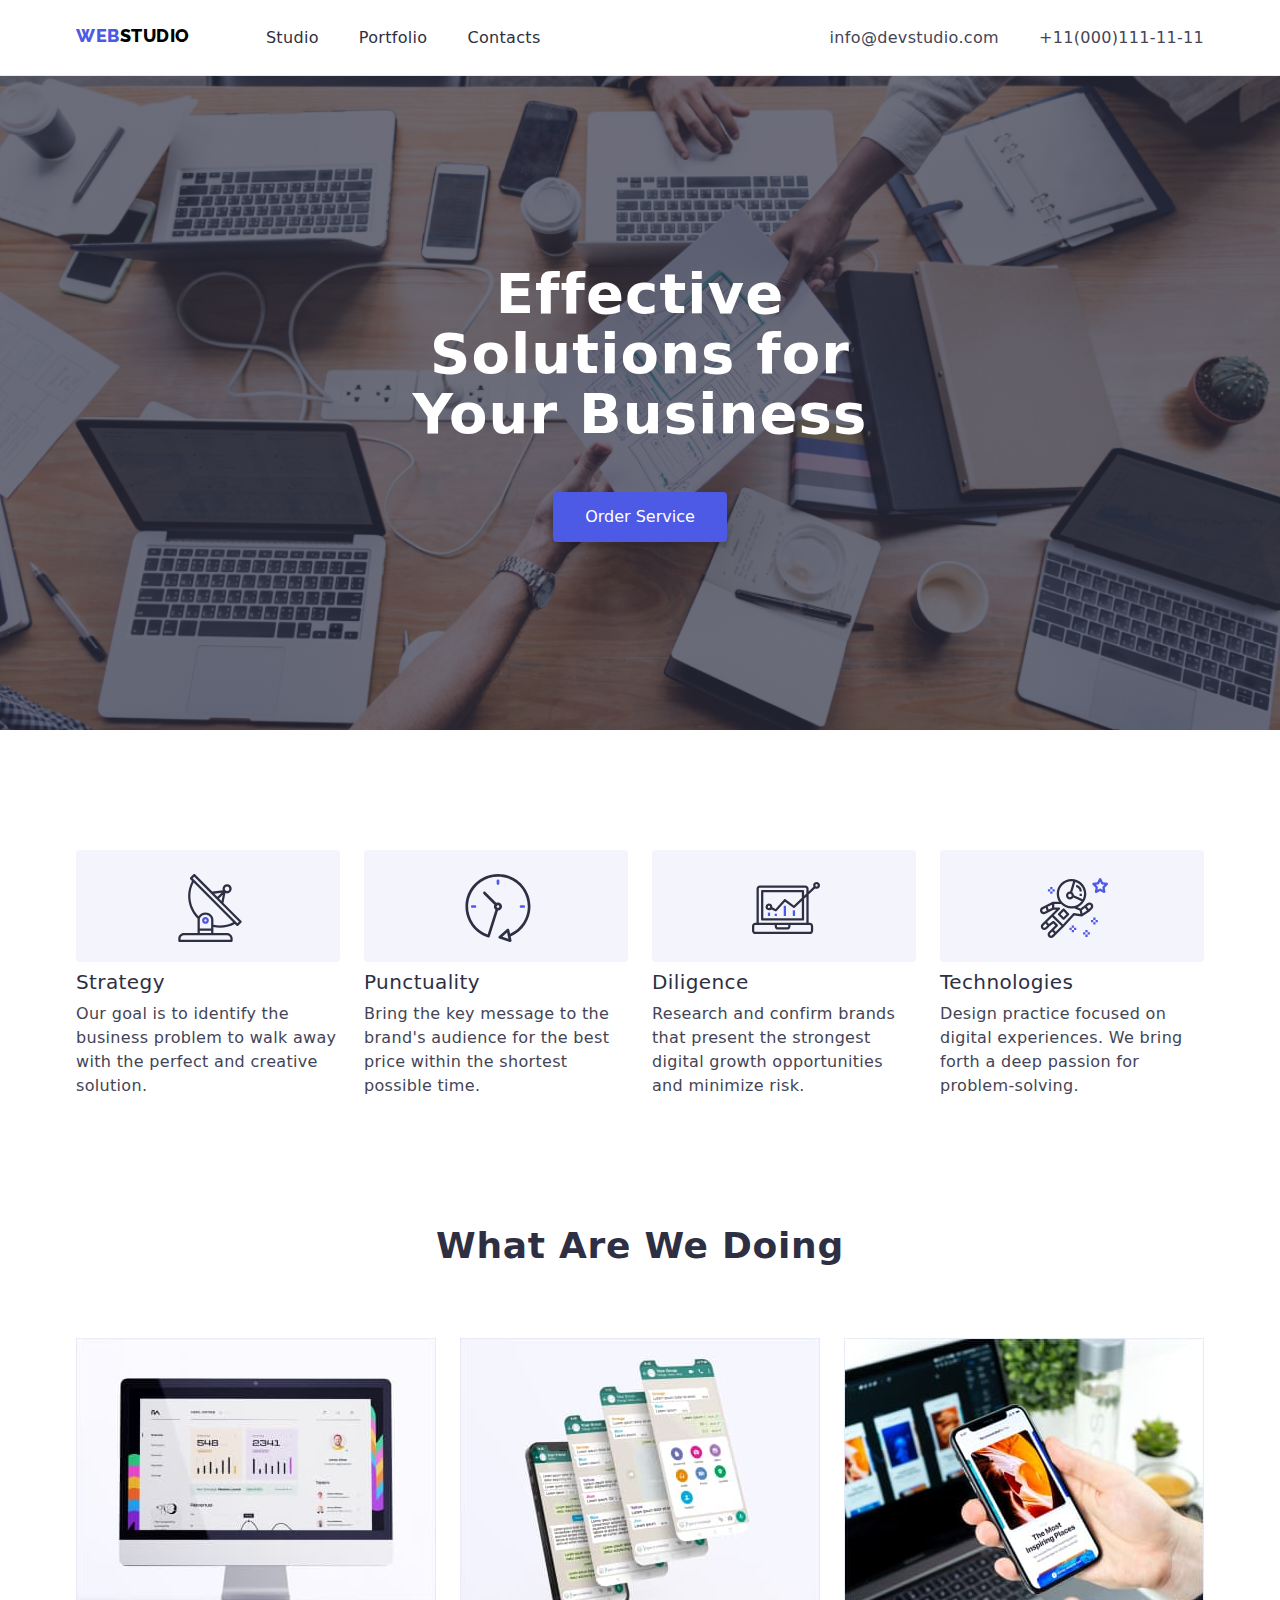
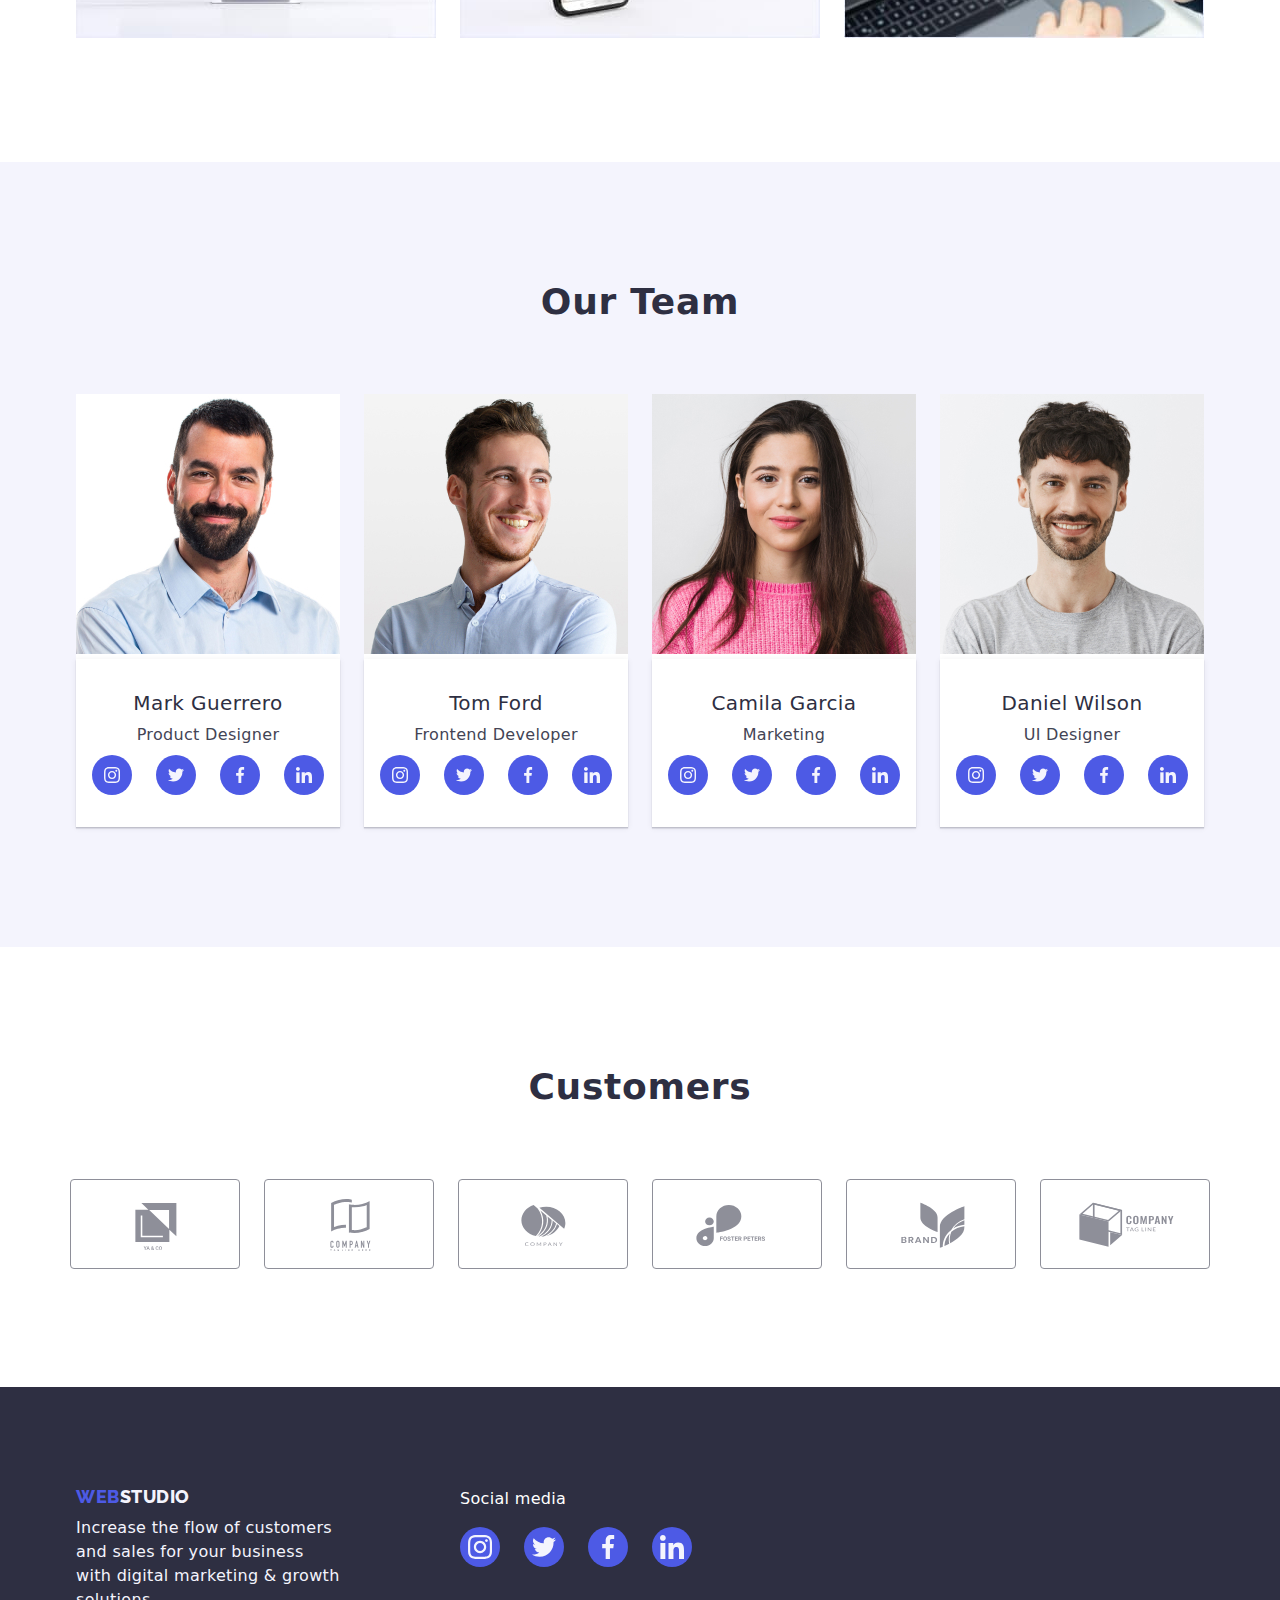
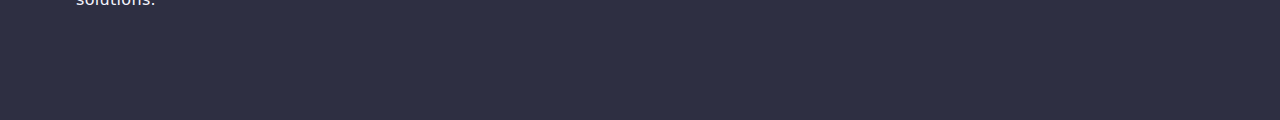
<file: index.html>
<!DOCTYPE html>
<html lang="en">

<head>
    <meta charset="UTF-8">
    <meta http-equiv="X-UA-Compatible" content="IE=edge">
    <meta name="viewport" content="width=device-width, initial-scale=1.0">
    <title>Homepage</title>
    <link rel="stylesheet" href="./css/style.css">
    <link rel="stylesheet"
          href="https://cdnjs.cloudflare.com/ajax/libs/modern-normalize/2.0.0/modern-normalize.min.css">
</head>

<body>
    <header class="header-border">
        <div class="container flex space-between margin-right-auto">
            <nav class="margin-right-auto display-flex">
                <a class="homepage-link" href="#"><span>Web</span>Studio</a>
                <ul class="flex gap-regular">
                    <li><a class="nav-link text-shadow transition-quick-all" href="./index.html">Studio</a></li>
                    <li><a class="nav-link text-shadow transition-quick-all" href="./portfolio.html">Portfolio</a></li>
                    <li><a class="nav-link text-shadow transition-quick-all" href="/#">Contacts</a></li>
                </ul>
            </nav>
            <ul class="flex gap-regular">
                <li><a class="contact-link transition-quick-all" href="mailto:info@devstudio.com">info@devstudio.com</a>
                </li>
                <li><a class="contact-link transition-quick-all" href="tel:+11(000)111-11-11">+11(000)111-11-11</a></li>
            </ul>
        </div>

    </header>
    <main>
        <section class="hero-section">
            <div class="container">
                <h1>Effective Solutions for Your Business</h1>
                <button type="button" class="transition-quick-all">Order Service</button>
            </div>
        </section>
        <section class="boasting p-t-120 p-b-120">
            <div class="container ">
                <ul class="flex column-gap-small">
                    <li>
                        <div class="icon-section1 background-icons">
                            <svg class="icons-size ">
                                <use href="./images/icons.svg#icon-antenna1"></use>
                            </svg>
                        </div>
                        <h3>Strategy</h3>
                        <p class="body-medium font-color-slate">Our goal is to identify the business problem to walk
                            away
                            with
                            the
                            perfect and creative solution.</p>
                    </li>
                    <li>
                        <div class="icon-section1 background-icons">
                            <svg class="icons-size">
                                <use href="./images/icons.svg#icon-clock1"></use>
                            </svg>
                        </div>
                        <h3>Punctuality</h3>
                        <p class="body-medium font-color-slate">Bring the key message to the brand's audience for the
                            best
                            price
                            within the shortest possible time.</p>
                    </li>
                    <li>
                        <div class="icon-section1 background-icons">
                            <svg class="icons-size svg-style">
                                <use href="./images/icons.svg#icon-diagram-1"></use>
                            </svg>
                        </div>
                        <h3>Diligence</h3>
                        <p class="body-medium font-color-slate">Research and confirm brands that present the strongest
                            digital
                            growth opportunities and minimize risk.</p>

                    </li>
                    <li>
                        <div class="icon-section1 background-icons">
                            <svg class="icons-size">
                                <use href="./images/icons.svg#icon-astronaut1"></use>
                            </svg>
                        </div>

                        <h3>Technologies</h3>
                        <p class="body-medium font-color-slate">Design practice focused on digital experiences. We bring
                            forth
                            a
                            deep passion for problem-solving.</p>
                    </li>
                </ul>
            </div>
        </section>
        <section class="what-we-are-doing p-b-120">
            <div class="container">
                <h2>What are we doing</h2>
                <ul class="flex column-gap-small ">
                    <li>
                        <figure>
                            <img src="images/photo1.jpg" width="360" height="300" alt="photo1">
                        </figure>
                    </li>
                    <li>
                        <figure>
                            <img src="images/photo2.jpg" width="360" height="300" alt="photo2">
                        </figure>
                    </li>
                    <li>
                        <figure>
                            <img src="images/photo3.jpg" width="360" height="300" alt="photo3">
                        </figure>
                    </li>
                </ul>
            </div>
        </section>
        <section class="our-team cloud-background p-t-120 p-b-120">
            <div class="container">
                <h2>Our Team</h2>
                <ul class="flex column-gap-small row-gap-small">
                    <li>
                        <figure>
                            <img src="images/personone.jpg" width="264" height="260" alt="personone">
                            <figcaption class="box-shadow">
                                <h3>Mark Guerrero</h3>
                                <p class="body-medium font-color-slate">Product Designer</p>
                                <ul class="display-flex justify-content-center column-gap-small">
                                    <li>
                                        <a href="#" class="social-media-svg person-hover">
                                            <svg class="social-media-person">
                                                <use href="./images/icons.svg#icon-instagram-2"></use>
                                            </svg>
                                        </a>
                                    </li>
                                    <li>
                                        <a href="#" class="social-media-svg person-hover">
                                            <svg class="social-media-person">
                                                <use href="./images/icons.svg#icon-twitter-1"></use>
                                            </svg>
                                        </a>
                                    </li>
                                    <li>

                                        <a href="#" class="social-media-svg person-hover">
                                            <svg class="social-media-person">
                                                <use href="./images/icons.svg#icon-Ellipse"></use>
                                            </svg>
                                        </a>
                                    </li>
                                    <li class="column-gap-small">
                                        <a href="#" class="social-media-svg person-hover">
                                            <svg class="social-media-person">
                                                <use href="./images/icons.svg#icon-in"></use>
                                            </svg>
                                        </a>
                                    </li>
                                </ul>
                            </figcaption>
                        </figure>
                    </li>
                    <li>
                        <figure>
                            <img src="images/persontwo.jpg" width="264" height="260" alt="persontwo">
                            <figcaption class="box-shadow">
                                <h3>Tom Ford</h3>
                                <p class="body-medium font-color-slate">Frontend Developer</p>
                                <ul class="display-flex justify-content-center column-gap-small">
                                    <li>
                                        <a href="#" class="social-media-svg person-hover">
                                            <svg class="social-media-person">
                                                <use href="./images/icons.svg#icon-instagram-2"></use>
                                            </svg>
                                        </a>
                                    </li>
                                    <li>
                                        <a href="#" class="social-media-svg person-hover">
                                            <svg class="social-media-person">
                                                <use href="./images/icons.svg#icon-twitter-1"></use>
                                            </svg>
                                        </a>
                                    </li>
                                    <li>

                                        <a href="#" class="social-media-svg person-hover">
                                            <svg class="social-media-person">
                                                <use href="./images/icons.svg#icon-Ellipse"></use>
                                            </svg>
                                        </a>
                                    </li>
                                    <li class="column-gap-small">
                                        <a href="#" class="social-media-svg person-hover">
                                            <svg class="social-media-person">
                                                <use href="./images/icons.svg#icon-in"></use>
                                            </svg>
                                        </a>
                                    </li>
                                </ul>
                            </figcaption>
                        </figure>
                    </li>
                    <li>
                        <figure>
                            <img src="images/personthree.jpg" width="264" height="260" alt="personthree">
                            <figcaption class="box-shadow">
                                <h3>Camila Garcia</h3>
                                <p class="body-medium font-color-slate">Marketing</p>
                                <ul class="display-flex justify-content-center column-gap-small">
                                    <li>
                                        <a href="#" class="social-media-svg person-hover">
                                            <svg class="social-media-person">
                                                <use href="./images/icons.svg#icon-instagram-2"></use>
                                            </svg>
                                        </a>
                                    </li>
                                    <li>
                                        <a href="#" class="social-media-svg person-hover">
                                            <svg class="social-media-person">
                                                <use href="./images/icons.svg#icon-twitter-1"></use>
                                            </svg>
                                        </a>
                                    </li>
                                    <li>

                                        <a href="#" class="social-media-svg person-hover">
                                            <svg class="social-media-person">
                                                <use href="./images/icons.svg#icon-Ellipse"></use>
                                            </svg>
                                        </a>
                                    </li>
                                    <li class="column-gap-small">
                                        <a href="#" class="social-media-svg person-hover">
                                            <svg class="social-media-person">
                                                <use href="./images/icons.svg#icon-in"></use>
                                            </svg>
                                        </a>
                                    </li>
                                </ul>
                            </figcaption>
                        </figure>
                    </li>
                    <li>
                        <figure>
                            <img src="images/personfour.jpg" width="264" height="260" alt="personfour">
                            <figcaption class="box-shadow">
                                <h3>Daniel Wilson</h3>
                                <p class="body-medium font-color-slate">UI Designer</p>
                                <ul class="display-flex justify-content-center column-gap-small">
                                    <li>
                                        <a href="#" class="social-media-svg person-hover">
                                            <svg class="social-media-person">
                                                <use href="./images/icons.svg#icon-instagram-2"></use>
                                            </svg>
                                        </a>
                                    </li>
                                    <li>
                                        <a href="#" class="social-media-svg person-hover">
                                            <svg class="social-media-person">
                                                <use href="./images/icons.svg#icon-twitter-1"></use>
                                            </svg>
                                        </a>
                                    </li>
                                    <li>

                                        <a href="#" class="social-media-svg person-hover">
                                            <svg class="social-media-person">
                                                <use href="./images/icons.svg#icon-Ellipse"></use>
                                            </svg>
                                        </a>
                                    </li>
                                    <li class="column-gap-small">
                                        <a href="#" class="social-media-svg person-hover">
                                            <svg class="social-media-person">
                                                <use href="./images/icons.svg#icon-in"></use>
                                            </svg>
                                        </a>
                                    </li>
                                </ul>
                            </figcaption>
                        </figure>
                    </li>
                </ul>
            </div>
        </section>
    </main>
    <section class="customers-background ">
        <h2 class="p-t-120">Customers</h2>

        <ul class="display-flex justify-content-center column-gap-small row-gap-small wrap">

            <li>
                <a href="#">
                    <svg class="logo-customers fill-lightslate ">
                        <use href="./images/icons.svg#icon-Logo"></use>
                    </svg>
                </a>
            </li>
            <li>
                <a href="#">
                    <svg class="logo-customers fill-lightslate">
                        <use href="./images/icons.svg#icon-Logo-1"></use>
                    </svg>
                </a>
            </li>
            <li>
                <a href="#">
                    <svg class="logo-customers fill-lightslate">
                        <use href="./images/icons.svg#icon-Logo-2"></use>
                    </svg>
                </a>
            </li>
            <li>
                <a href="#">
                    <svg class="logo-customers fill-lightslate">
                        <use href="./images/icons.svg#icon-Logo-5"></use>
                    </svg>
                </a>
            </li>
            <li>
                <a href="#">
                    <svg class="logo-customers fill-lightslate">
                        <use href="./images/icons.svg#icon-Logo-3"></use>
                    </svg>
                </a>
            </li>
            <li>
                <a href="#">
                    <svg class="logo-customers fill-lightslate">
                        <use href="./images/icons.svg#icon-Logo-4"></use>
                    </svg>
                </a>
            </li>
        </ul>
    </section>
    <footer>
        <div class="container flex gap-medium">
            <div class="inner-container">
                <a class="homepage-link" href="#"><span>web</span>studio</a>
                <p class="font-color-cloud"> Increase the flow of customers and sales for your business with digital
                    marketing &amp; growth
                    solutions.</p>
            </div>
            <div>
                <span class="display-block body-medium margin-bottom-medium font-color-white ">Social media</span>
                <ul class="display-flex justify-content-center column-gap-small">
                    <li>
                        <a href="#" class="social-media-svg">
                            <svg class="social-media">
                                <use href="./images/icons.svg#icon-instagram-2"></use>
                            </svg>
                        </a>
                    </li>
                    <li>
                        <a href="#" class="social-media-svg">
                            <svg class="social-media">
                                <use href="./images/icons.svg#icon-twitter-1"></use>
                            </svg>
                        </a>
                    </li>
                    <li>

                        <a href="#" class="social-media-svg">
                            <svg class="social-media">
                                <use href="./images/icons.svg#icon-Ellipse"></use>
                            </svg>
                        </a>
                    </li>
                    <li class="column-gap-small">
                        <a href="#" class="social-media-svg">
                            <svg class="social-media">
                                <use href="./images/icons.svg#icon-in"></use>
                            </svg>
                        </a>
                    </li>
                </ul>
            </div>
        </div>
    </footer>

</body>

</html>
</file>
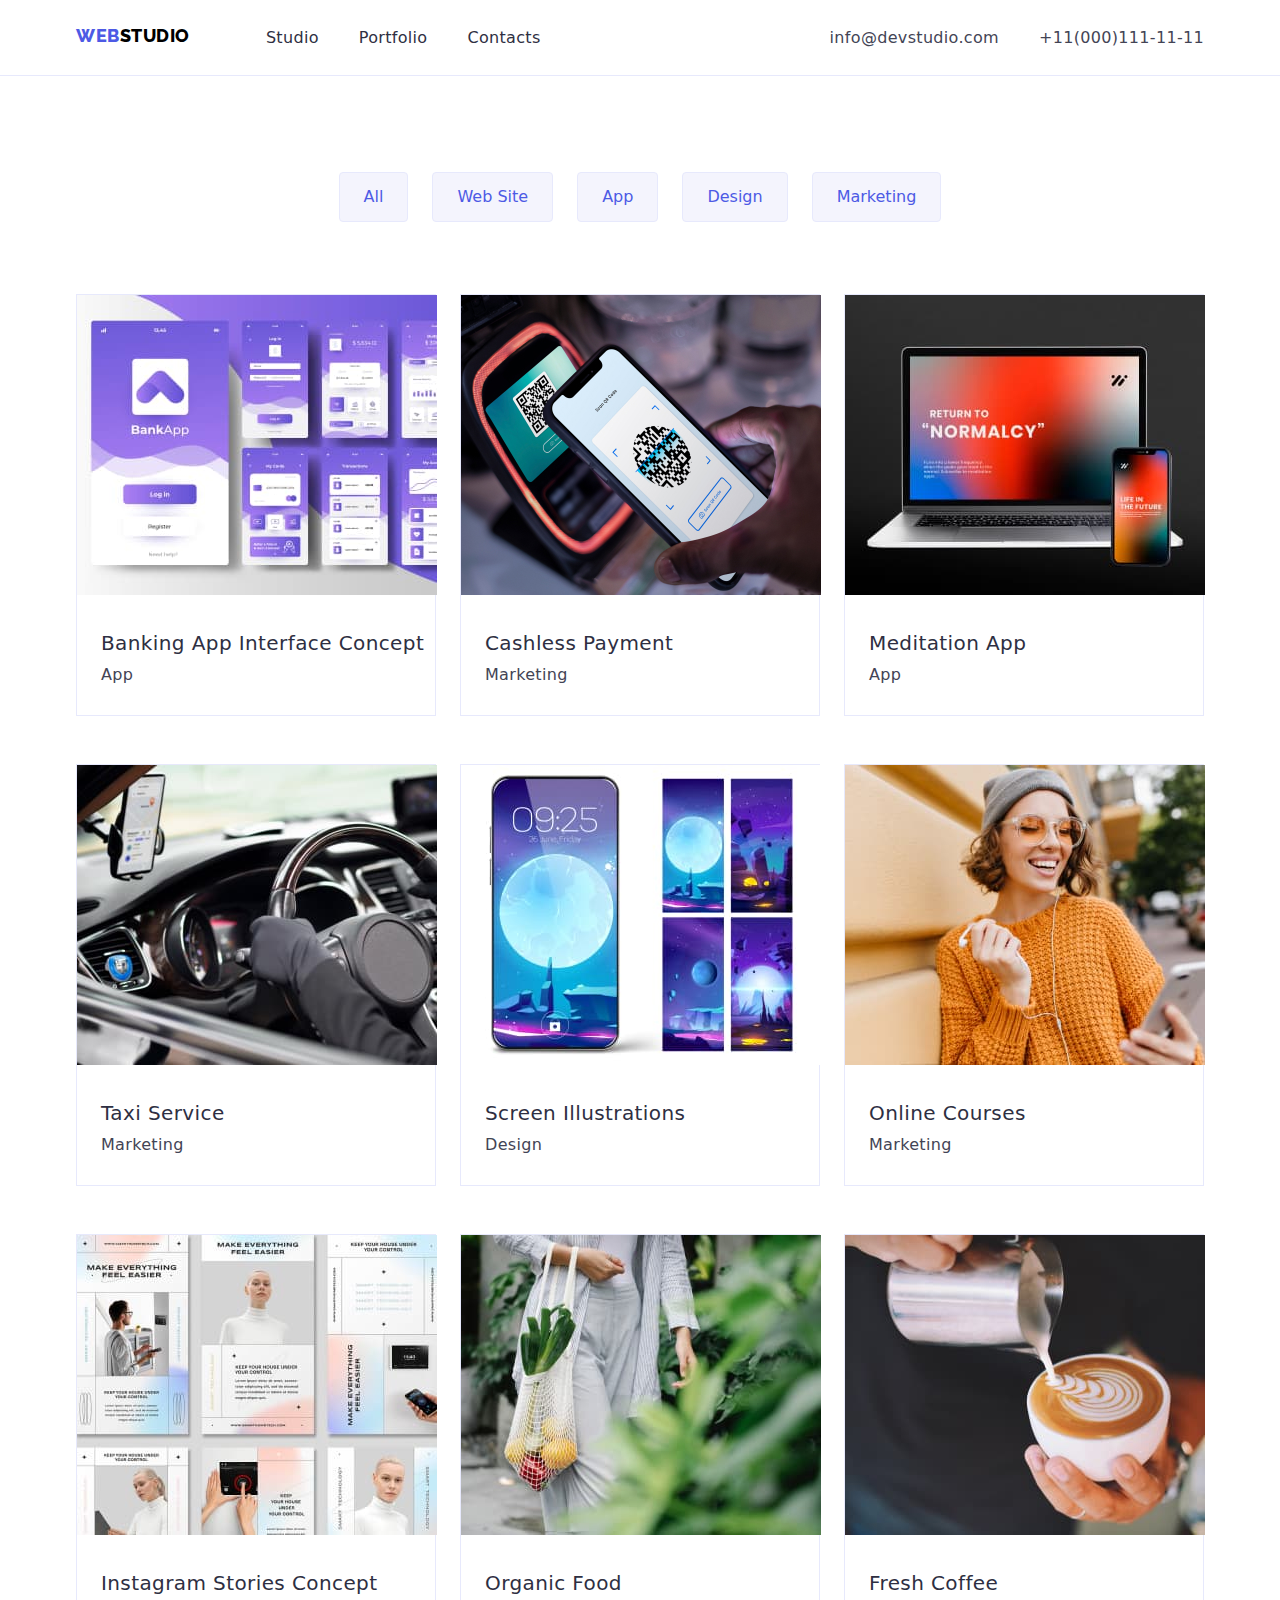
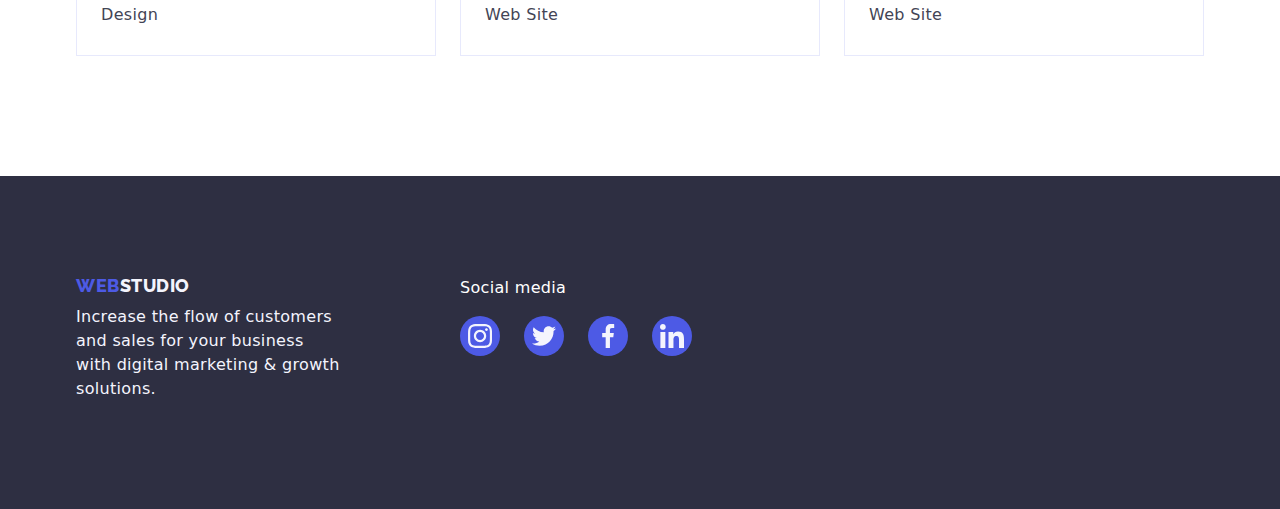
<file: portfolio.html>
<!DOCTYPE html>
<html lang="en">

<head>
    <meta charset="UTF-8">
    <meta http-equiv="X-UA-Compatible" content="IE=edge">
    <meta name="viewport" content="width=device-width, initial-scale=1.0">
    <title>Portfolio</title>
    <link rel="stylesheet" href="./css/style.css">
    <link rel="stylesheet"
          href="https://cdnjs.cloudflare.com/ajax/libs/modern-normalize/2.0.0/modern-normalize.min.css">
</head>

<body>
    <header>
        <div class="container flex space-between margin-right-auto">
            <nav class="display-flex margin-right-auto">
                <a class="homepage-link" href="#"><span>Web</span>Studio</a>

                <ul class="flex gap-regular">
                    <li><a class="nav-link text-shadow" href="./index.html">Studio</a></li>
                    <li><a class="nav-link text-shadow" href="./portfolio.html">Portfolio</a></li>
                    <li><a class="nav-link text-shadow" href="/#">Contacts</a></li>
                </ul>
            </nav>
            <ul class="flex gap-regular">
                <li><a class="contact-link" href="mailto:info@devstudio.com">info@devstudio.com</a></li>
                <li><a class="contact-link" href="tel:+11(000)111-11-11">+11(000)111-11-11</a></li>
            </ul>
        </div>

    </header>
    <main>
        <section>
            <div class="container">
                <ul class="filter-bar flex column-gap-small justify-content-center p-t-96 p-b-72">
                    <li><button type="button">All</button></li>
                    <li><button type="button">Web Site</button></li>
                    <li><button type="button">App</button></li>
                    <li><button type="button">Design</button></li>
                    <li><button type="button">Marketing</button></li>
                </ul>

                <ul
                    class="portfolio-list flex justify-content-center wrap top-line-img column-gap-small row-gap-medium p-b-120">
                    <li>
                        <figure>
                            <img src="images/img1.jpg" width="360" height="300" alt="img1">
                            <figcaption class="text-align-left px-16">
                                <h3>Banking App Interface Concept</h3>
                                <p class="body-medium">App</p>
                            </figcaption>
                        </figure>
                    </li>

                    <li>
                        <figure>
                            <img src="images/img2.jpg" width="360" height="300" alt="img2">
                            <figcaption class="text-align-left px-16">
                                <h3>Cashless Payment</h3>
                                <p class="body-medium">Marketing</p>
                            </figcaption>
                        </figure>
                    </li>
                    <li>
                        <figure>
                            <img src="images/img3.jpg" width="360" height="300" alt="img3">
                            <figcaption class="text-align-left px-16">
                                <h3>Meditation App</h3>
                                <p class="body-medium">App</p>
                            </figcaption>
                        </figure>
                    </li>
                    <li>
                        <figure>
                            <img src="images/img4.jpg" width="360" height="300" alt="img4">
                            <figcaption class="text-align-left px-16">
                                <h3>Taxi Service</h3>
                                <p class="body-medium">Marketing</p>
                            </figcaption>
                        </figure>
                    </li>
                    <li>
                        <figure>
                            <img src="images/img5.jpg" width="360" height="300" alt="img5">
                            <figcaption class="text-align-left px-16">
                                <h3>Screen Illustrations</h3>
                                <p class="body-medium">Design</p>
                            </figcaption>
                        </figure>
                    </li>
                    <li>
                        <figure>
                            <img src="images/img6.jpg" width="360" height="300" alt="img6">
                            <figcaption class="text-align-left px-16">
                                <h3>Online Courses</h3>
                                <p class="body-medium">Marketing</p>
                            </figcaption>
                        </figure>

                    </li>
                    <li>
                        <figure>
                            <img src="images/img7.jpg" width="360" height="300" alt="img7">
                            <figcaption class="text-align-left px-16">
                                <h3>Instagram Stories Concept</h3>
                                <p class="body-medium">Design</p>
                            </figcaption>
                        </figure>
                    </li>
                    <li>
                        <figure>
                            <img src="images/img8.jpg" width="360" height="300" alt="img8">
                            <figcaption class="text-align-left px-16">
                                <h3>Organic Food</h3>
                                <p class="body-medium">Web Site</p>
                            </figcaption>
                        </figure>
                    </li>
                    <li>
                        <figure>
                            <img src="images/img9.jpg" width="360" height="300" alt="img9">
                            <figcaption class="text-align-left px-16">
                                <h3>Fresh Coffee</h3>
                                <p class="body-medium">Web Site</p>
                            </figcaption>
                        </figure>
                    </li>
                </ul>
            </div>
        </section>
    </main>

    <footer>
        <div class="container flex gap-medium">
            <div class="inner-container">
                <a class="homepage-link" href="/index.html"><span>web</span>studio</a>
                <p class="font-color-cloud"> Increase the flow of customers and sales for your business with digital
                    marketing & growth
                    solutions.</p>
            </div>
            <div>
                <span class="display-block body-medium margin-bottom-medium font-color-white ">Social media</span>
                <ul class="display-flex justify-content-center column-gap-small">
                    <li>
                        <div class="social-media-svg">
                            <svg class="social-media">
                                <use href="./images/icons.svg#icon-instagram-2"></use>
                            </svg>
                        </div>
                    </li>
                    <li>
                        <div class="social-media-svg">
                            <svg class="social-media">
                                <use href="./images/icons.svg#icon-twitter-1"></use>
                            </svg>
                        </div>
                    </li>
                    <li>

                        <div class="social-media-svg">
                            <svg class="social-media">
                                <use href="./images/icons.svg#icon-Ellipse"></use>
                            </svg>
                        </div>
                    </li>
                    <li class="column-gap-small">
                        <div class="social-media-svg">

                            <svg class="social-media">
                                <use href="./images/icons.svg#icon-in"></use>
                            </svg>
                        </div>
                    </li>
                </ul>
            </div>
        </div>
    </footer>
</body>

</html>
</file>
<file: css/style.css>
@import url("https://fonts.googleapis.com/css2?family=Raleway:wght@800&family=Roboto:wght@400;500;700;900&display=swap");

:root {
  --ocean: #404bbf;
  --iris: #4d5ae5;
  --cornflower: #e7e9fc;
  --navyblue: #2e2f42;
  --slate: #434455;
  --cloud: #f4f4fd;
  --green: #31d0aa;
  --lightslate: #8e8f99;
  font-size: 16px;
}

*,
*::after,
*::before {
  box-sizing: border-box;
}

body {
  font-family: "Roboto", Raleway, sans-serif;
  color: black;
}
ul {
  list-style: none;
  margin: 0;
  padding: 0;
}

figure {
  margin: 0;
  background-color: white;
}

figcaption {
  padding: 32px 0 32px 0;
  text-align: center;
}

button {
  all: unset;
  cursor: pointer;
}
h1,
h2,
h3 {
  margin: 0;
  padding: 0;
}

p {
  margin: 0.5em 0;
  color: var(--slate);
  line-height: 1.5;
  letter-spacing: 0.32px;
}

h2 {
  color: var(--navyblue);
  text-align: center;
  font-size: 36px;
  font-weight: 700;
  line-height: 1.11;
  letter-spacing: 0.72px;
  text-transform: capitalize;
  margin-bottom: 2em;
}

h3 {
  color: var(--navyblue, #2e2f42);
  font-size: 20px;
  font-weight: 500;
  line-height: 1.2;
  letter-spacing: 0.4px;
}

.body-medium {
  /* color: var(--slate); */
  font-size: 16px;
  line-height: 1.5;
  letter-spacing: 0.32px;
}

.font-color-slate {
  color: var(--slate);
}

.fill-lightslate {
  fill: var(--lightslate);
}

a {
  all: unset;
  cursor: pointer;
}

.homepage-link {
  text-transform: uppercase;
  font-size: 18px;
  font-weight: 800;
  line-height: 1.16;
  letter-spacing: 0.54px;
  text-transform: uppercase;
  font-family: "Raleway";
  margin-right: 76px;
}

.homepage-link > span {
  color: var(--iris);
}

.nav-link {
  color: var(--navyblue);
  font-size: 16px;
  font-weight: 500;
  line-height: 1.5;
  letter-spacing: 0.32px;
}

.nav-link:hover,
.contact-link:hover,
.nav-link:focus,
.contact-link:focus {
  color: var(--ocean);
}

header {
  border-bottom: 1px solid var(--cornflower);
}

.contact-link {
  color: var(--slate);
  font-size: 16px;
  line-height: 1.5;
  letter-spacing: 0.32px;
}

.hero-section,
footer {
  background-color: var(--navyblue);
}

footer {
  padding: 100px 0;
  color: var(--cloud);
}

footer .inner-container {
  width: 264px;
}
.hero-section {
  /* background-image:; */
  background-color: var(--color-heading-primary);
  background-image: linear-gradient(rgba(46, 47, 66, 0.7), rgba(46, 47, 66, 0.7)), url(../images/people-office\ 1.jpg);
  background-repeat: no-repeat;
  background-position: center;
  text-align: center;
  padding: 188px 0;
  background-size: cover;
}
/* .hero-section > .container > h1 {
  margin: auto;
} */

.hero-section h1 {
  font-size: 56px;
  font-weight: 700;
  line-height: 1.07;
  letter-spacing: 1.12px;
  color: white;
  margin: 0 auto 48px;
  max-width: 496px;
}

.hero-section button {
  border-radius: 4px;
  background: var(--iris);
  box-shadow: 0px 4px 4px 0px rgba(0, 0, 0, 0.15);
  padding: 16px 32px;
  color: white;
}

.hero-section button:hover,
.hero-section button:focus {
  background-color: var(--ocean);
}

.boasting li {
  width: 264px;
}
.icon-section1 {
  border-radius: 4px;
  background: var(--color-contrast-bright);
  padding: 24px 100px;
  margin-bottom: 8px;
}
.filter-bar button {
  border-radius: 4px;
  border: 1px solid var(--cornflower, #e7e9fc);
  background: var(--cloud, #f4f4fd);

  display: flex;
  padding: 12px 24px;
  align-items: flex-start;
  color: var(--iris);
  transition: 0.3s all;
  font-weight: 500;
  font-size: 16px;
  line-height: 1.5;
}

.filter-bar button:hover,
.filter-bar button:focus {
  background-color: var(--ocean);
  color: white;
}

.portfolio-list li {
  border: 1px solid var(--cornflower);
  transition: 0.2s all ease-in-out;
  max-width: 360px;
}

.portfolio-list li:hover,
.portfolio-list li:focus {
  box-shadow: 0px 2px 1px 0px rgba(46, 47, 66, 0.08), 0px 1px 1px 0px rgba(46, 47, 66, 0.16), 0px 1px 6px 0px rgba(46, 47, 66, 0.08);
}

.justify-content-center {
  justify-content: center;
}

.cloud-background {
  background-color: var(--cloud);
}

.our-team .person-hover:hover {
  background-color: var(--ocean);
}

.text-shadow {
  transition: text-shadow 0.3s;
}

.text-shadow:hover,
.text-shadow:focus {
  text-shadow: 0px 4px 4px rgba(0, 0, 0, 0.25);
}

.font-color-cloud {
  color: var(--cloud);
}

.container {
  max-width: 1158px;
  margin: auto;
  padding: 0 15px;
}

.flex {
  display: flex;
  flex-wrap: wrap;
}
.space-between {
  justify-content: space-between;
}
.gap {
  gap: 24px;
}
.gap-regular {
  column-gap: 40px;
}
.gap-medium {
  gap: 120px;
}
.column-gap-small {
  column-gap: 24px;
}
.row-gap-small {
  row-gap: 24px;
}
.values-list-element {
  width: calc((100% - 72px) / 4);
}
.row-gap-medium {
  row-gap: 48px;
}

.wrap {
  flex-wrap: wrap;
}

.text-align-left {
  text-align: left;
}

.transition-quick-all {
  transition: all 0.2s ease-in-out;
}

/* header */
header > .container > * {
  margin: 25.5px 0;
}

header .flex {
  align-items: center;
}

.p-t-120 {
  padding-top: 120px;
}
.p-b-120 {
  padding-bottom: 120px;
}

.p-t-96 {
  padding-top: 96px;
}
.p-b-72 {
  padding-bottom: 72px;
}

.px-16 {
  padding-left: 24px;
  padding-right: 24 px;
}
.px-16-2 {
  padding-left: 24px;
}
.margin-right-auto {
  margin-right: auto;
}

svg {
  transition: 0.2s fill;
}
.top-line-img figure {
  width: 360px;
  height: 420px;
  padding-bottom: 0px;
  flex-direction: column;
  gap: 32px;
  flex-shrink: 0;
  align-items: flex-start;
  /* border: 1px solid var(--cornflower); */
  background: var(--white);
}

.display-flex {
  display: flex;
}

.background-icons {
  width: 264px;
  height: 112px;
  background: var(--cloud);
}
.icons-size {
  width: 68px;
  height: 68px;
}

.customers-background {
  background-color: white;
  height: 440px;
}
.customers-background svg {
  border-radius: 4px;
  border: 1px solid var(--lightslate);
  padding: 16px 32px 16px 32px;
  box-sizing: content-box;
  line-height: 0.5;
}
.customers-background svg:hover,
.customers-background svg:focus {
  border: 1px solid var(--ocean);
}

.logo-customers {
  width: 104px;
  height: 56px;
  cursor: pointer;
}

.logo-customers:hover,
.logo-customers:focus {
  fill: var(--ocean);
}

.social-media {
  width: 24px;
  height: 24px;
}

.social-media-svg {
  width: 40px;
  height: 40px;
  background-color: var(--iris);
  border-radius: 50%;
  display: flex;
  justify-content: center;
  align-items: center;
  transition: 0.3s all ease-in-out;
  cursor: pointer;
}

footer .social-media-svg:hover,
footer .social-media-svg:focus {
  background-color: var(--green);
}

.social-media-person {
  width: 16x;
  height: 16px;
}

.box-shadow {
  box-shadow: 0px 2px 1px 0px rgba(46, 47, 66, 0.08), 0px 1px 1px 0px rgba(46, 47, 66, 0.16), 0px 1px 6px 0px rgba(46, 47, 66, 0.08);
}

.font-color-white {
  color: white;
}

.display-block {
  display: block;
}

.margin-bottom-medium {
  margin-bottom: 1em;
}
</file>
